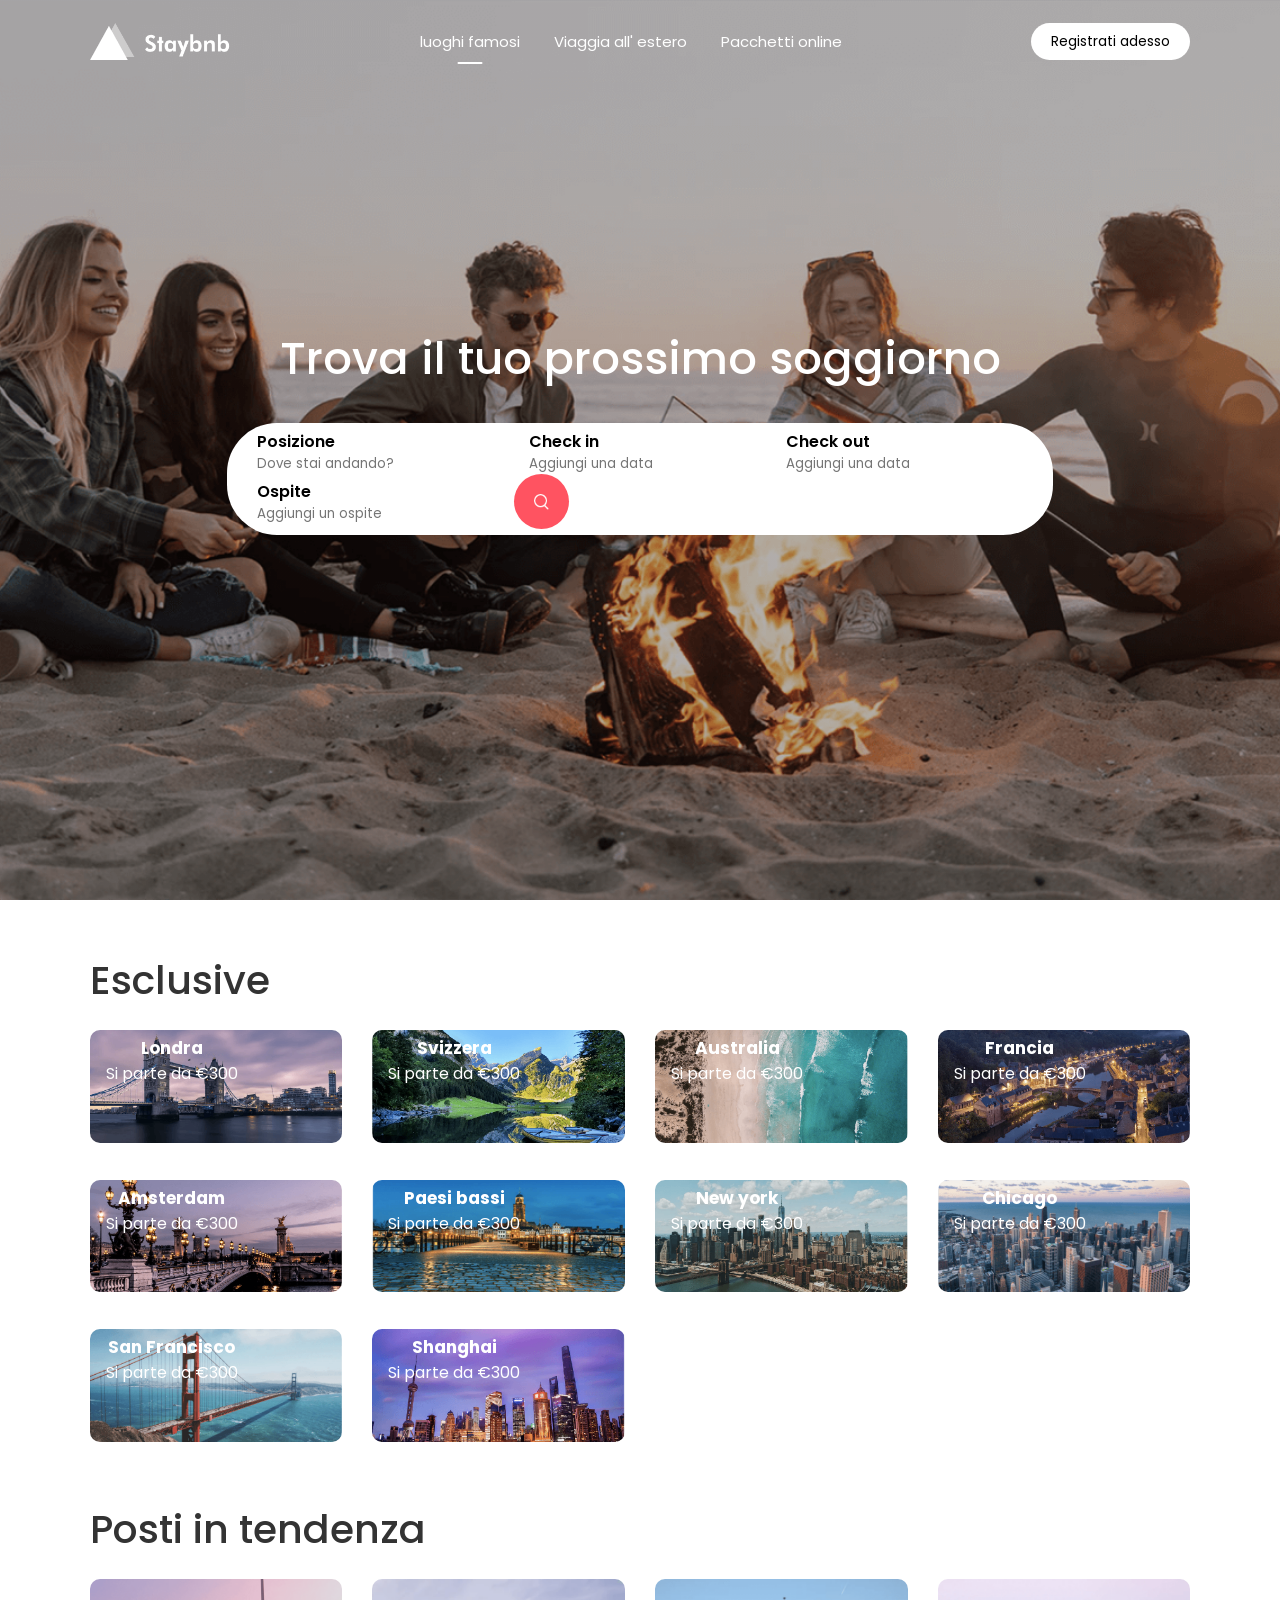
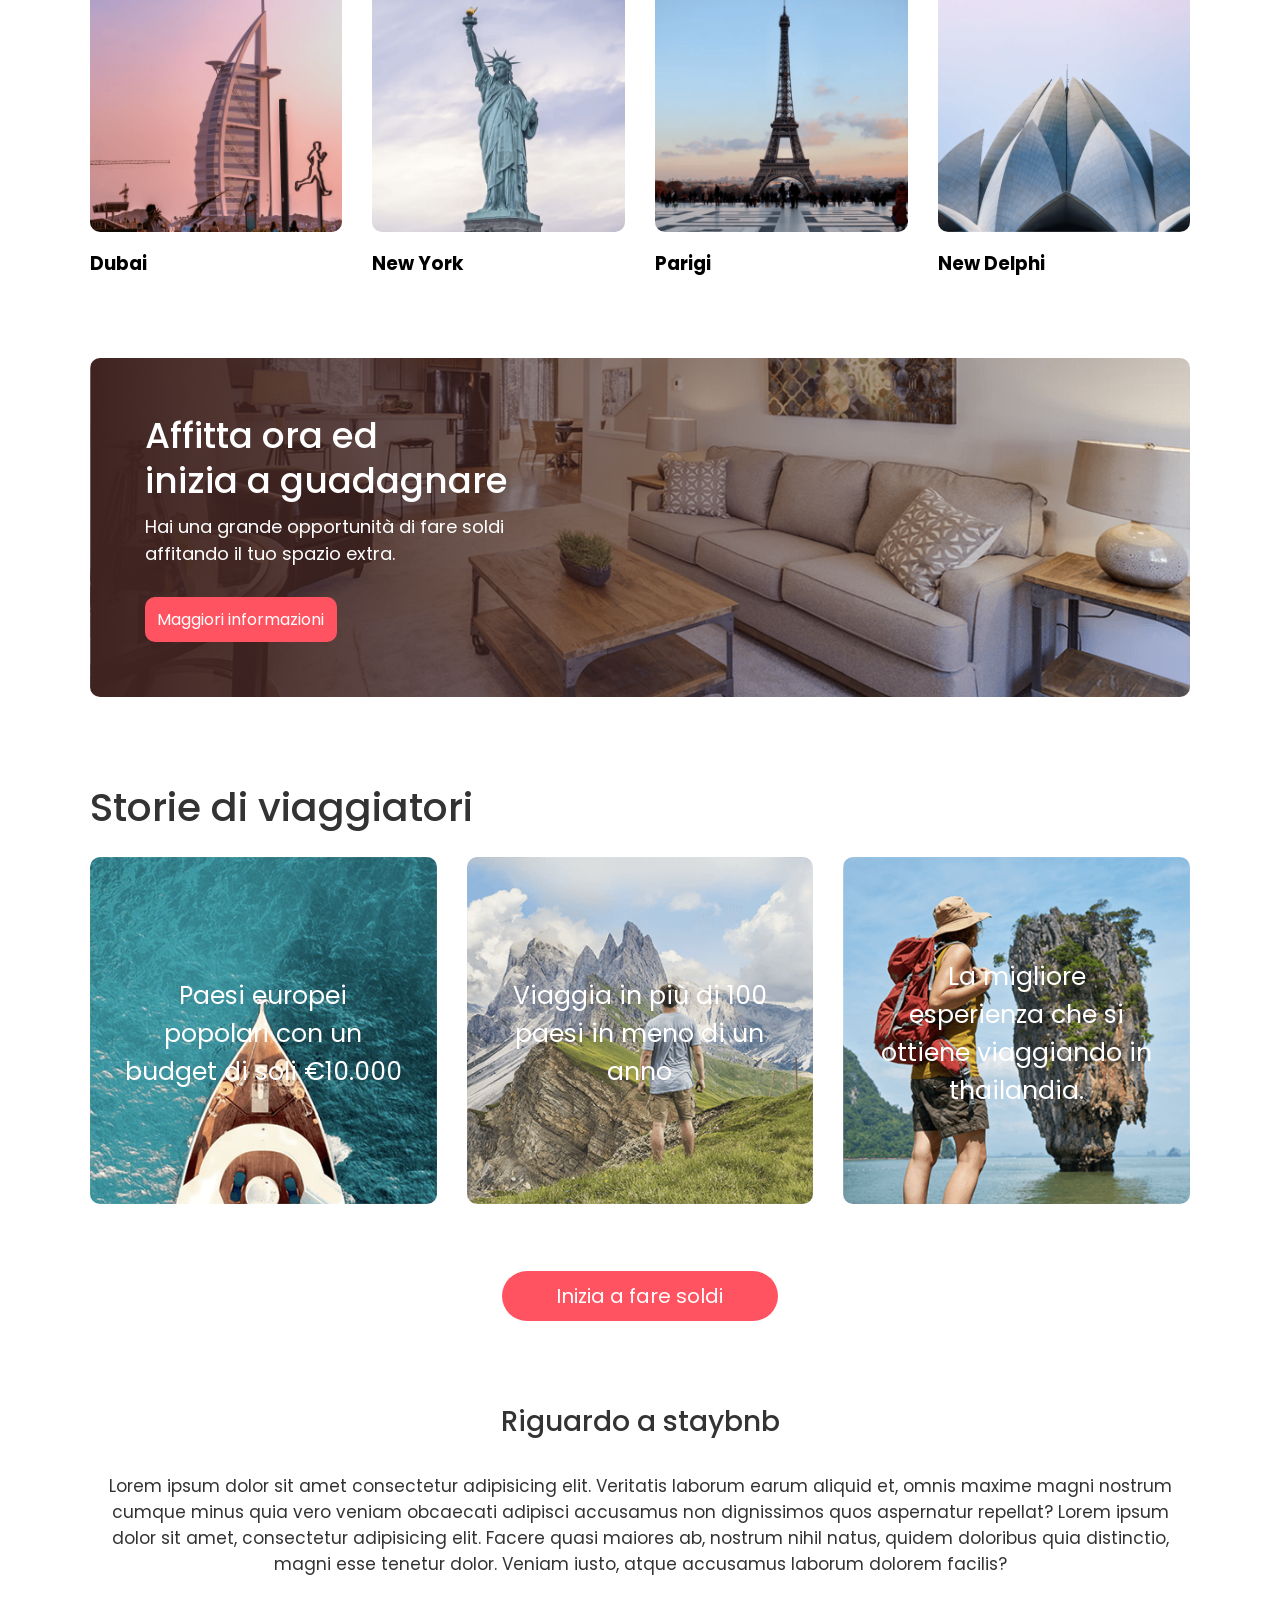
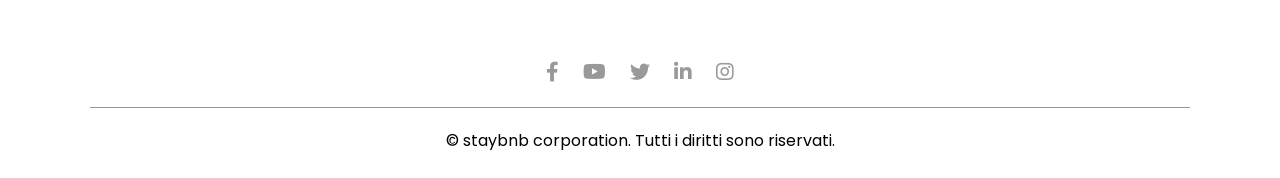
<file: index.html>
<!DOCTYPE html>
<html lang="it">
<head>
    <meta charset="UTF-8">
    <meta http-equiv="X-UA-Compatible" content="IE=edge">
    <meta name="viewport" content="width=device-width, initial-scale=1.0">
    <title>Home</title>
    <link href="https://fonts.googleapis.com/css2?family=Poppins:wght@400;500;600;700&display=swap" rel="stylesheet">
    <link rel="stylesheet" href="https://pro.fontawesome.com/releases/v5.10.0/css/all.css">
    <link rel="stylesheet" href="SCSS/style.css">
</head>
<body>
    <header class="header">
        <nav id="navbar">
          <img src="images/logo.png" class="logo" alt="c' è un problema nella visualizzazione dell' immagine">

            <ul class="nav-links">
                <li><a href="#" class="active">luoghi famosi</a></li>
                <li><a href="#">Viaggia all' estero</a></li>
                <li><a href="listing.html">Pacchetti online</a></li>
             </ul>
         

          <a href="#" class="register-btn">Registrati adesso</a>
          <i class="fas fa-bars" onclick="toggleBtn()"></i>
        </nav>

        <div class="container">
            <h1>Trova il tuo prossimo soggiorno</h1>

            <div class="search-bar">
                <form>
                    <div class="location-input">
                        <label>Posizione</label>
                        <input type="text" placeholder="Dove stai andando?">
                    </div>

                    <div>
                        <label>Check in</label>
                        <input type="text" placeholder="Aggiungi una data">
                    </div>

                    <div>
                        <label>Check out</label>
                        <input type="text" placeholder="Aggiungi una data">
                    </div>

                    <div>
                        <label>Ospite</label>
                        <input type="text" placeholder="Aggiungi un ospite">
                    </div>

                    <button type="submit">
                        <img src="images/search.png" alt="c' è un problema nella visualizzazione dell' immagine">
                    </button>

                </form>
            </div><!-- fine div search-bar -->
         </div><!--fine div container-->
    </header>

    <div class="container">
        <h2 class="sub-title">Esclusive</h2>

        <div class="exclusives">
            <div>
                <img src="images/image-1.png" alt="c' è un problema nella visualizzazione dell' immagine">

                <span>
                    <h3>Londra</h3>
                    <p>Si parte da €300</p>
                </span>
            </div>

            <div>
                <img src="images/image-2.png" alt="c' è un problema nella visualizzazione dell' immagine">

                <span>
                    <h3>Svizzera</h3>
                    <p>Si parte da €300</p>
                </span>
            </div>

            <div>
                <img src="images/image-3.png" alt="c' è un problema nella visualizzazione dell' immagine">

                <span>
                    <h3>Australia</h3>
                    <p>Si parte da €300</p>
                </span>
            </div>

            <div>
                <img src="images/image-4.png" alt="c' è un problema nella visualizzazione dell' immagine">

                <span>
                    <h3>Francia</h3>
                    <p>Si parte da €300</p>
                </span>
            </div>

            <div>
                <img src="images/image-5.png" alt="c' è un problema nella visualizzazione dell' immagine">

                <span>
                    <h3>Amsterdam</h3>
                    <p>Si parte da €300</p>
                </span>
            </div>

            <div>
                <img src="images/image-6.png" alt="c' è un problema nella visualizzazione dell' immagine">

                <span>
                    <h3>Paesi bassi</h3>
                    <p>Si parte da €300</p>
                </span>
            </div>

            <div>
                <img src="images/image-7.png" alt="c' è un problema nella visualizzazione dell' immagine">

                <span>
                    <h3>New york</h3>
                    <p>Si parte da €300</p>
                </span>
            </div>

            <div>
                <img src="images/image-8.png" alt="c' è un problema nella visualizzazione dell' immagine">

                <span>
                    <h3>Chicago</h3>
                    <p>Si parte da €300</p>
                </span>
            </div>

            <div>
                <img src="images/image-9.png" alt="c' è un problema nella visualizzazione dell' immagine">
               
                <span>
                    <h3>San Francisco</h3>
                    <p>Si parte da €300</p>
                </span>
            </div>

            <div>
                <img src="images/image-10.png" alt="c' è un problema nella visualizzazione dell' immagine">

                <span>
                    <h3>Shanghai</h3>
                    <p>Si parte da €300</p>
                </span>
            </div>

        </div><!--fine div exclusives-->


        <h2 class="sub-title">Posti in tendenza</h2>
        <div class="trending">

            <div>
                <img src="images/dubai.png" alt="c' è un problema nella visualizzazione dell' immagine">
                <h3>Dubai</h3>
            </div>

            <div>
                <img src="images/new-york.png" alt="c' è un problema nella visualizzazione dell' immagine">
                <h3>New York</h3>
            </div>

            <div>
                <img src="images/paris.png" alt="c' è un problema nella visualizzazione dell' immagine">
                <h3>Parigi</h3>
            </div>

            <div>
                <img src="images/new-delhi.png" alt="c' è un problema nella visualizzazione dell' immagine">
                <h3>New Delphi</h3>
            </div>
        </div><!--fine div trending-->

        <div class="cta">
           <h3>Affitta ora ed <br> inizia a guadagnare</h3>
           <p>
               Hai una grande opportunità di fare soldi <br> affitando il tuo spazio extra.
           </p>
           <a href="#" class="cta-btn">Maggiori informazioni</a>
        </div><!--fine div cta-->


        <h2 class="sub-title">Storie di viaggiatori</h2>
        <div class="stories">
            <div>
                <img src="images/story-1.png" alt="c' è un problema nella visualizzazione dell' immagine">
                <p>
                    Paesi europei popolari con un budget di soli €10.000 
                </p>
            </div>

            <div>
                <img src="images/story-2.png" alt="c' è un problema nella visualizzazione dell' immagine">
                <p>
                    Viaggia in più di 100 paesi in meno di un anno
                </p>
            </div>

            <div>
                <img src="images/story-3.png" alt="c' è un problema nella visualizzazione dell' immagine">
                <p>
                    La migliore esperienza che si ottiene viaggiando in thailandia. 
                </p>
            </div>
        </div><!--fine div stories-->

        <a href="#" class="start-btn">Inizia a fare soldi</a>


        <div class="about-msg">
           <h2>Riguardo a staybnb</h2>
           <p>
               Lorem ipsum dolor sit amet consectetur adipisicing elit. 
               Veritatis laborum earum aliquid et, omnis maxime magni nostrum cumque 
               minus quia vero veniam obcaecati adipisci accusamus non dignissimos quos aspernatur repellat?
               Lorem ipsum dolor sit amet, consectetur adipisicing elit. 
               Facere quasi maiores ab, nostrum nihil natus, quidem doloribus quia distinctio, magni esse tenetur dolor. 
               Veniam iusto, atque accusamus laborum dolorem facilis?
           </p>
        </div><!-- fine div about-msg -->

        
        <footer class="footer">
           <a href="http://www.facebook.com"><i class="fab fa-facebook-f"></i></a>
           <a href="http://www.youtube.com"><i class="fab fa-youtube"></i></a>
           <a href="http://www.twitter.com"><i class="fab fa-twitter"></i></a>
           <a href="http://www.linkedin.com"><i class="fab fa-linkedin-in"></i></a>
           <a href="http://www.instagram.com"><i class="fab fa-instagram"></i></a>
           <hr>
           <p> &copy; staybnb corporation. Tutti i diritti sono riservati.</p>
        </footer>

    </div><!--fine div container-->

    <script>
        var navbar = document.getElementById("navbar");

        function toggleBtn()
        {
            navbar.classList.toggle("hidemenu");
        }
    </script>
  
</body>
</html>
</file>
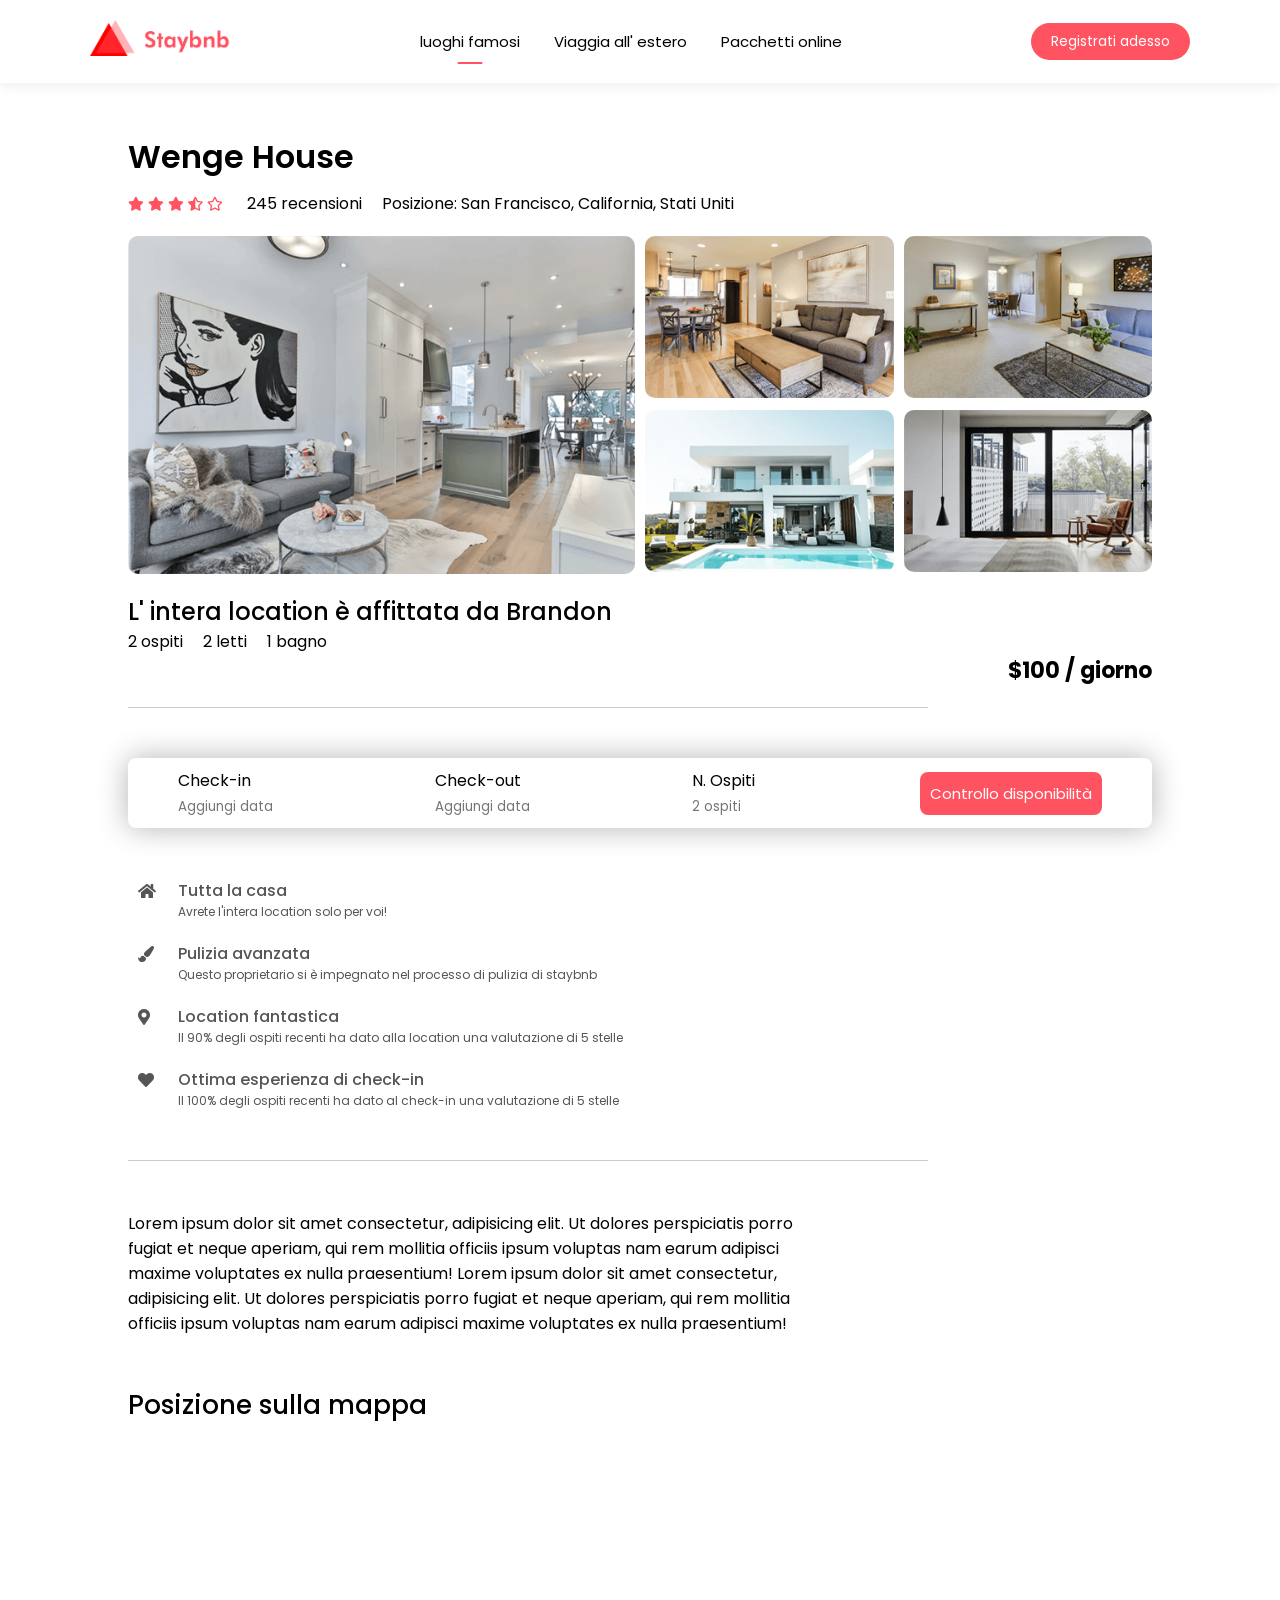
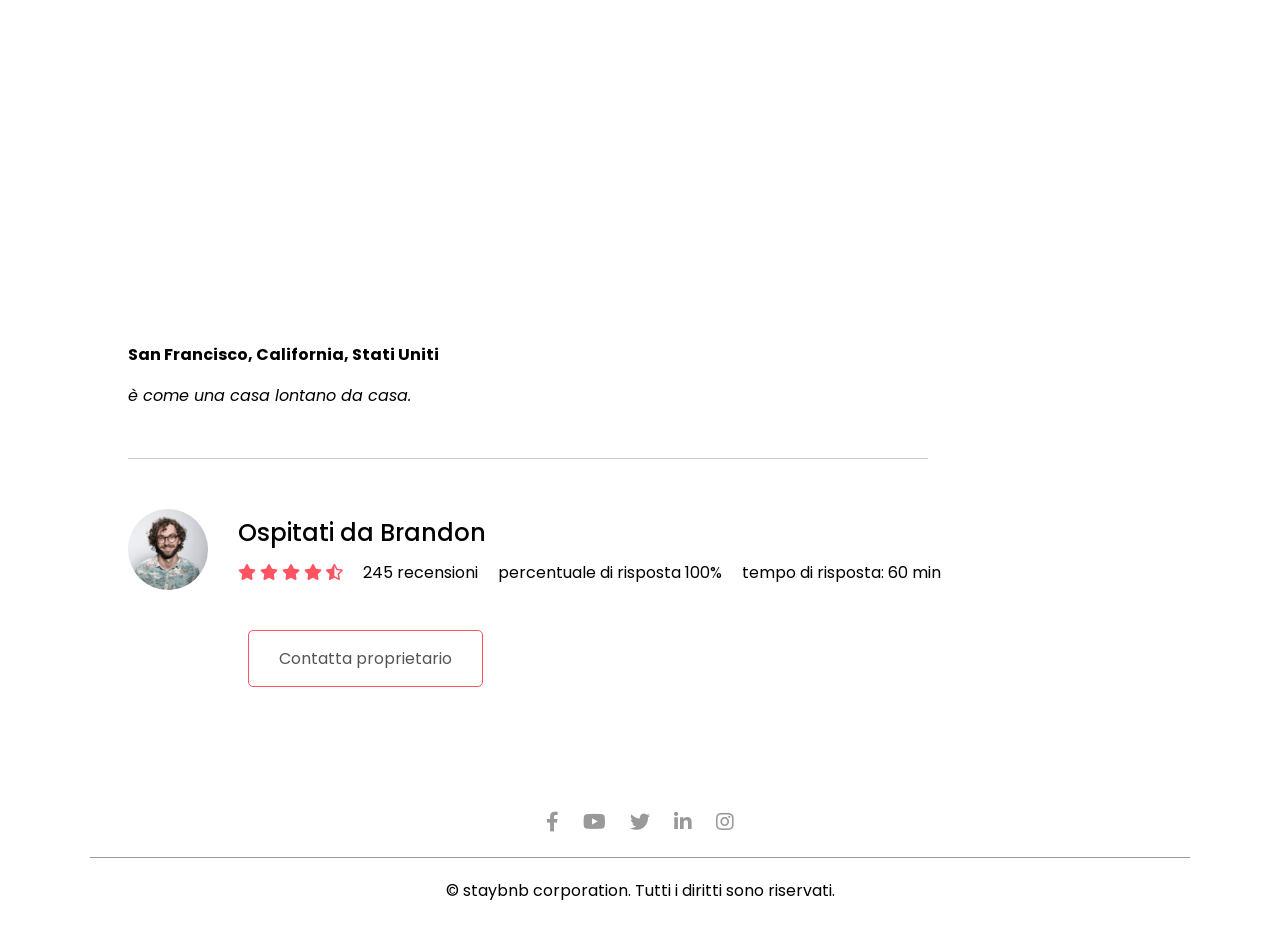
<file: house.html>
<!DOCTYPE html>
<html lang="it">
<head>
    <meta charset="UTF-8">
    <meta http-equiv="X-UA-Compatible" content="IE=edge">
    <meta name="viewport" content="width=device-width, initial-scale=1.0">
    <title>Dettagli casa</title>
    <link href="https://fonts.googleapis.com/css2?family=Poppins:wght@400;500;600;700&display=swap" rel="stylesheet">
    <link rel="stylesheet" href="https://pro.fontawesome.com/releases/v5.10.0/css/all.css">
    <link rel="stylesheet" href="SCSS/style.css">
</head>
<body>
    <nav id="navbar" class="navbar-white">
        <a href="index.html">
            <img src="images/logo-red.png" class="logo" alt="c' è un problema nella visualizzazione dell' immagine">
        </a>
       
          <ul class="nav-links">
              <li><a href="#" class="active">luoghi famosi</a></li>
              <li><a href="#">Viaggia all' estero</a></li>
              <li><a href="listing.html">Pacchetti online</a></li>
           </ul>
       
        <a href="#" class="register-btn">Registrati adesso</a>
        <i class="fas fa-bars" onclick="toggleBtn()"></i>
    </nav>

    <div class="house-details">
       <div class="house-title">
          <h1>Wenge House</h1>

          <div class="row">
              <div>
                <i class="fas fa-star"></i>
                <i class="fas fa-star"></i>
                <i class="fas fa-star"></i>
                <i class="fas fa-star-half-alt"></i>
                <i class="far fa-star"></i>
                <span>245 recensioni</span>
              </div>

              <div>
                  <p>Posizione: San Francisco, California, Stati Uniti</p>
              </div>
          </div>
       </div>

       <div class="gallery">
           <div class="gallery-img-1"><img src="images/house-1.png" alt="c' è un problema nella visualizzazione dell' immagine"></div>
           <div><img src="images/house-2.png" alt="c' è un problema nella visualizzazione dell' immagine"></div>
           <div><img src="images/house-3.png" alt="c' è un problema nella visualizzazione dell' immagine"></div>
           <div><img src="images/house-4.png" alt="c' è un problema nella visualizzazione dell' immagine"></div>
           <div><img src="images/house-5.png" alt="c' è un problema nella visualizzazione dell' immagine"></div>
       </div>

       <div class="small-details">
          <h2>L' intera location è affittata da Brandon</h2>
          <p>2 ospiti &nbsp; &nbsp; 2 letti &nbsp; &nbsp; 1 bagno &nbsp;</p>
          <h4>$100 / giorno</h4>
       </div>

       <hr class="line">

       <form class="check-form">
           <div>
               <label>Check-in</label>
               <input type="text" placeholder="Aggiungi data">
           </div>

           <div>
                <label>Check-out</label>
                <input type="text" placeholder="Aggiungi data">
           </div>

           <div class="guest-field">
                <label>N. Ospiti</label>
                <input type="text" placeholder="2 ospiti">
           </div>

           <button type="submit">Controllo disponibilità</button>
       </form> 

       <ul class="details-list">
          <li><i class="fas fa-home"></i> Tutta la casa
            <span>Avrete l'intera location solo per voi!</span>
          </li>
          
          <li><i class="fas fa-paint-brush"></i> Pulizia avanzata
              <span>Questo proprietario si è impegnato nel processo di pulizia di staybnb</span>
          </li>

          <li><i class="fas fa-map-marker-alt"></i> Location fantastica
              <span>Il 90% degli ospiti recenti ha dato alla location una valutazione di 5 stelle</span>
          </li>

          <li><i class="fas fa-heart"></i> Ottima esperienza di check-in
              <span>Il 100% degli ospiti recenti ha dato al check-in una valutazione di 5 stelle</span>
          </li>
       </ul>

       <hr class="line">

       <p class="home-description">
           Lorem ipsum dolor sit amet consectetur, adipisicing elit. 
           Ut dolores perspiciatis porro fugiat et neque aperiam, 
           qui rem mollitia officiis ipsum voluptas nam earum adipisci maxime voluptates ex nulla praesentium!
           Lorem ipsum dolor sit amet consectetur, adipisicing elit. 
           Ut dolores perspiciatis porro fugiat et neque aperiam, 
           qui rem mollitia officiis ipsum voluptas nam earum adipisci maxime voluptates ex nulla praesentium!
       </p>

       <div class="map">
           <h3>Posizione sulla mappa</h3>

            <iframe 
            src="https://www.google.com/maps/embed?pb=!1m18!1m12!1m3!1d50492.95166804189!2d-122.45820206364478!3d37.72414964295907!2m3!1f0!2f0!3f0!3m2!1i1024!2i768!4f13.1!3m3!1m2!1s0x80859a6d00690021%3A0x4a501367f076adff!2sSan%20Francisco%2C%20California%2C%20Stati%20Uniti!5e0!3m2!1sit!2sit!4v1651006861932!5m2!1sit!2sit" 
            width="600" 
            height="450" 
            style="border:0;" 
            allowfullscreen="" 
            loading="lazy" 
            referrerpolicy="no-referrer-when-downgrade">
            </iframe>

            <b>San Francisco, California, Stati Uniti</b>
            <p>è come una casa lontano da casa.</p>
       </div>

       <hr class="line">

       <div class="host">
           <img src="images/host.png" alt="c' è un problema nella visualizzazione dell' immagine">

           <div>
              <h2>Ospitati da Brandon</h2>
              <p>
                <span>
                    <i class="fas fa-star"></i>
                    <i class="fas fa-star"></i>
                    <i class="fas fa-star"></i>
                    <i class="fas fa-star"></i>
                    <i class="fas fa-star-half-alt"></i>
                </span>
                &nbsp; &nbsp; 245 recensioni &nbsp; &nbsp; percentuale di risposta 100% 
                &nbsp; &nbsp; tempo di risposta: 60 min
              </p>
           </div>
       </div>

       <a href="#" class="contact-host">Contatta proprietario</a>
    </div>


    <div class="container">
        <footer class="footer">
            <a href="http://www.facebook.com"><i class="fab fa-facebook-f"></i></a>
            <a href="http://www.youtube.com"><i class="fab fa-youtube"></i></a>
            <a href="http://www.twitter.com"><i class="fab fa-twitter"></i></a>
            <a href="http://www.linkedin.com"><i class="fab fa-linkedin-in"></i></a>
            <a href="http://www.instagram.com"><i class="fab fa-instagram"></i></a>
            <hr>
            <p> &copy; staybnb corporation. Tutti i diritti sono riservati.</p>
        </footer>
    </div>


    <script>
        var navbar = document.getElementById("navbar");

        function toggleBtn()
        {
            navbar.classList.toggle("hidemenu");
        }
    </script>
  
</body>
</html>
</file>
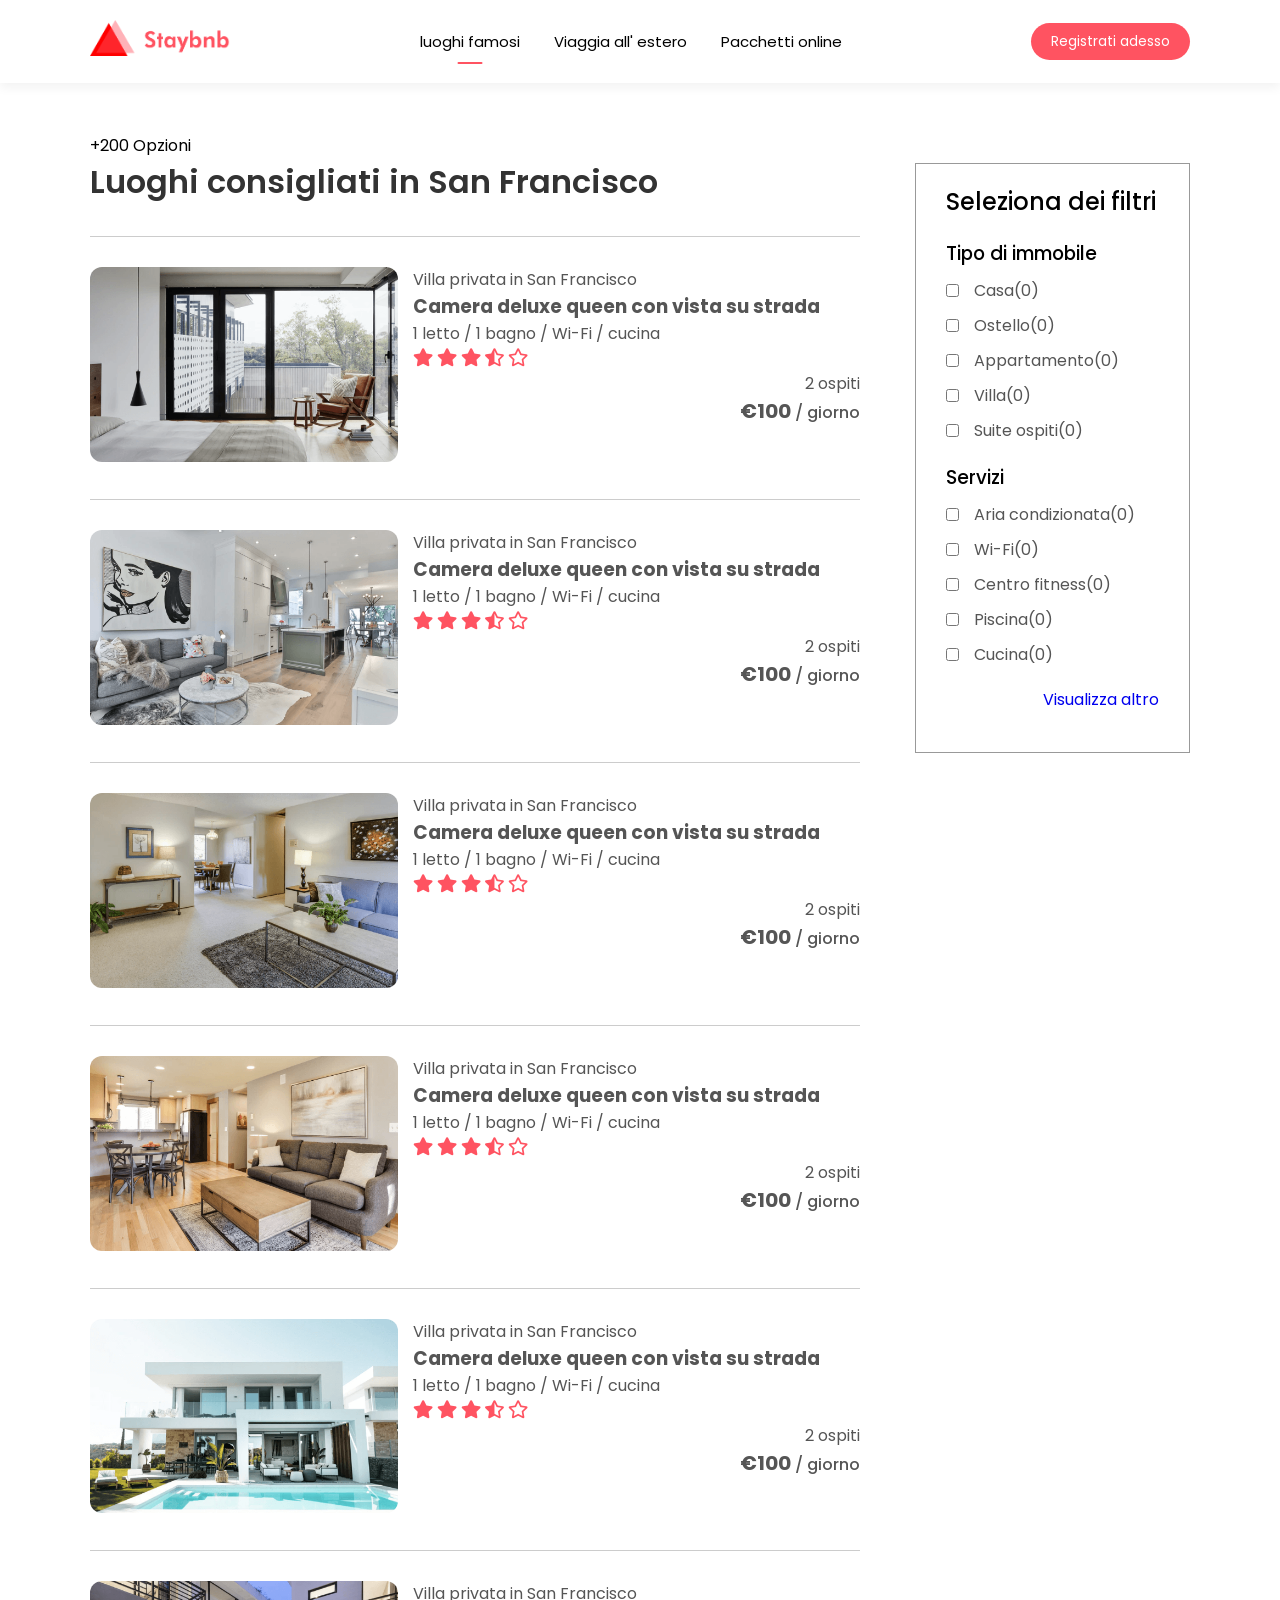
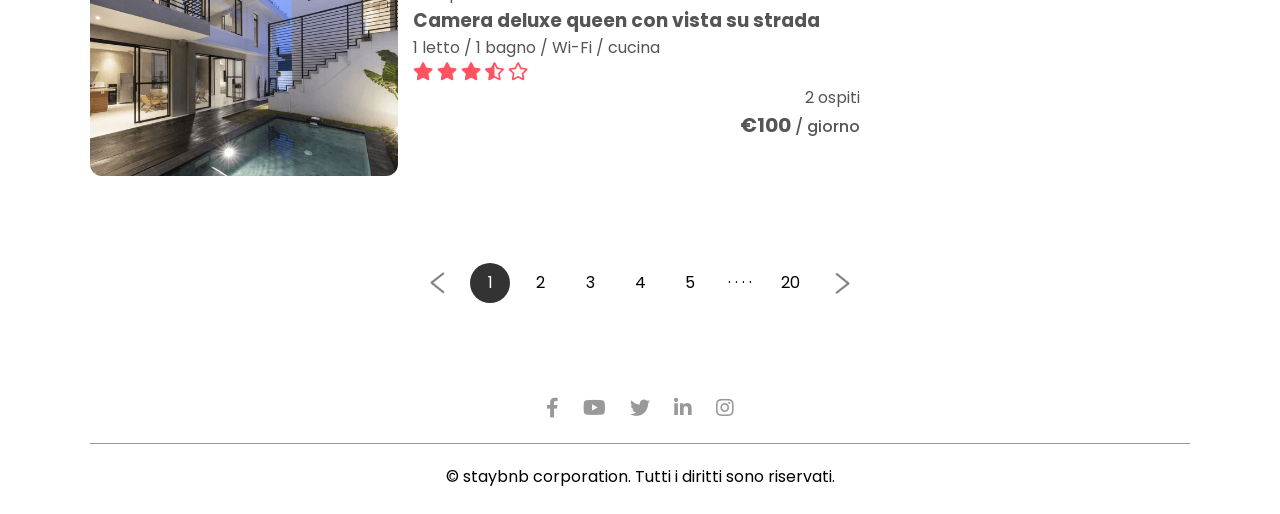
<file: listing.html>
<!DOCTYPE html>
<html lang="it">
    <head>
        <meta charset="UTF-8">
        <meta http-equiv="X-UA-Compatible" content="IE=edge">
        <meta name="viewport" content="width=device-width, initial-scale=1.0">
        <title>Elenco camere</title>
        <link href="https://fonts.googleapis.com/css2?family=Poppins:wght@400;500;600;700&display=swap" rel="stylesheet">
        <link rel="stylesheet" href="https://pro.fontawesome.com/releases/v5.10.0/css/all.css">
        <link rel="stylesheet" href="SCSS/style.css">
    </head>
    <body>
        
        <nav id="navbar" class="navbar-white">
            <a href="index.html">
               <img src="images/logo-red.png" class="logo" alt="c' è un problema nella visualizzazione dell' immagine">
            </a>
  
              <ul class="nav-links">
                  <li><a href="#" class="active">luoghi famosi</a></li>
                  <li><a href="#">Viaggia all' estero</a></li>
                  <li><a href="listing.html">Pacchetti online</a></li>
               </ul>
           
            <a href="#" class="register-btn">Registrati adesso</a>
            <i class="fas fa-bars" onclick="toggleBtn()"></i>
        </nav>

        <div class="container">
            <div class="list-container">

                <div class="left-col">
                   <p>+200 Opzioni</p>
                   <h1>Luoghi consigliati in San Francisco</h1>

                   <div class="house">
                      <div class="house-img">
                          <img src="images/image-s1.png" alt="c' è un problema nella visualizzazione dell' immagine">
                      </div><!--fine div house-img-->

                      <div class="house-info">
                         <p>Villa privata in San Francisco</p>

                         <a href="house.html">
                           <h3>Camera deluxe queen con vista su strada</h3>
                         </a>

                         <p>1 letto / 1 bagno / Wi-Fi / cucina</p>
                         <i class="fas fa-star"></i>
                         <i class="fas fa-star"></i>
                         <i class="fas fa-star"></i>
                         <i class="fas fa-star-half-alt"></i>
                         <i class="far fa-star"></i>

                         <div class="house-price">
                             <p>2 ospiti</p>
                             <h4>€100 <span>/ giorno</span></h4>
                         </div><!--fine div house-price-->
                      </div><!--fine div house-info-->
                   </div><!--fine div house-->


                   <div class="house">
                        <div class="house-img">
                            <img src="images/image-s2.png" alt="c' è un problema nella visualizzazione dell' immagine">
                        </div><!--fine div house-img-->

                        <div class="house-info">
                            <p>Villa privata in San Francisco</p>

                            <a href="house.html">
                              <h3>Camera deluxe queen con vista su strada</h3>
                            </a>

                            <p>1 letto / 1 bagno / Wi-Fi / cucina</p>
                            <i class="fas fa-star"></i>
                            <i class="fas fa-star"></i>
                            <i class="fas fa-star"></i>
                            <i class="fas fa-star-half-alt"></i>
                            <i class="far fa-star"></i>

                            <div class="house-price">
                                <p>2 ospiti</p>
                                <h4>€100 <span>/ giorno</span></h4>
                            </div><!--fine div house-price-->
                        </div><!--fine div house-info-->
                  </div><!--fine div house-->


                 <div class="house">
                    <div class="house-img">
                        <img src="images/image-s3.png" alt="c' è un problema nella visualizzazione dell' immagine">
                    </div><!--fine div house-img-->

                    <div class="house-info">
                       <p>Villa privata in San Francisco</p>

                       <a href="house.html">
                         <h3>Camera deluxe queen con vista su strada</h3>
                       </a>

                       <p>1 letto / 1 bagno / Wi-Fi / cucina</p>
                       <i class="fas fa-star"></i>
                       <i class="fas fa-star"></i>
                       <i class="fas fa-star"></i>
                       <i class="fas fa-star-half-alt"></i>
                       <i class="far fa-star"></i>

                       <div class="house-price">
                           <p>2 ospiti</p>
                           <h4>€100 <span>/ giorno</span></h4>
                       </div><!--fine div house-price-->
                    </div><!--fine div house-info-->
                 </div><!--fine div house-->


                 <div class="house">
                    <div class="house-img">
                        <img src="images/image-s4.png" alt="c' è un problema nella visualizzazione dell' immagine">
                    </div><!--fine div house-img-->

                    <div class="house-info">
                       <p>Villa privata in San Francisco</p>

                       <a href="house.html">
                        <h3>Camera deluxe queen con vista su strada</h3>
                       </a>

                       <p>1 letto / 1 bagno / Wi-Fi / cucina</p>
                       <i class="fas fa-star"></i>
                       <i class="fas fa-star"></i>
                       <i class="fas fa-star"></i>
                       <i class="fas fa-star-half-alt"></i>
                       <i class="far fa-star"></i>

                       <div class="house-price">
                           <p>2 ospiti</p>
                           <h4>€100 <span>/ giorno</span></h4>
                       </div><!--fine div house-price-->
                    </div><!--fine div house-info-->
                 </div><!--fine div house-->


                 <div class="house">
                    <div class="house-img">
                        <img src="images/image-s5.png" alt="c' è un problema nella visualizzazione dell' immagine">
                    </div><!--fine div house-img-->

                    <div class="house-info">
                       <p>Villa privata in San Francisco</p>

                       <a href="house.html">
                        <h3>Camera deluxe queen con vista su strada</h3>
                       </a>

                       <p>1 letto / 1 bagno / Wi-Fi / cucina</p>
                       <i class="fas fa-star"></i>
                       <i class="fas fa-star"></i>
                       <i class="fas fa-star"></i>
                       <i class="fas fa-star-half-alt"></i>
                       <i class="far fa-star"></i>

                       <div class="house-price">
                           <p>2 ospiti</p>
                           <h4>€100 <span>/ giorno</span></h4>
                       </div><!--fine div house-price-->
                    </div><!--fine div house-info-->
                 </div><!--fine div house-->


                 <div class="house">
                    <div class="house-img">
                        <img src="images/image-s6.png" alt="c' è un problema nella visualizzazione dell' immagine">
                    </div><!--fine div house-img-->

                    <div class="house-info">
                       <p>Villa privata in San Francisco</p>

                       <a href="house.html">
                        <h3>Camera deluxe queen con vista su strada</h3>
                       </a>
                       
                       <p>1 letto / 1 bagno / Wi-Fi / cucina</p>
                       <i class="fas fa-star"></i>
                       <i class="fas fa-star"></i>
                       <i class="fas fa-star"></i>
                       <i class="fas fa-star-half-alt"></i>
                       <i class="far fa-star"></i>

                       <div class="house-price">
                           <p>2 ospiti</p>
                           <h4>€100 <span>/ giorno</span></h4>
                       </div><!--fine div house-price-->
                    </div><!--fine div house-info-->
                 </div><!--fine div house-->

                </div><!--fine div left-col-->


                <div class="right-col">

                  <div class="sidebar">
                     <h2>Seleziona dei filtri</h2>
                     <h3>Tipo di immobile</h3>

                     <div class="filter">
                        <input type="checkbox"><label>Casa</label> <span>(0)</span>
                     </div><!--fine div filters-->

                     <div class="filter">
                        <input type="checkbox"><label>Ostello</label> <span>(0)</span>
                     </div><!--fine div filters-->

                     <div class="filter">
                        <input type="checkbox"><label>Appartamento</label> <span>(0)</span>
                     </div><!--fine div filters-->

                     <div class="filter">
                        <input type="checkbox"><label>Villa</label> <span>(0)</span>
                     </div><!--fine div filters-->

                     <div class="filter">
                        <input type="checkbox"><label>Suite ospiti</label> <span>(0)</span>
                     </div><!--fine div filters-->

                     <h3>Servizi</h3>

                     <div class="filter">
                        <input type="checkbox"><label>Aria condizionata</label> <span>(0)</span>
                     </div><!--fine div filters-->

                     <div class="filter">
                        <input type="checkbox"><label>Wi-Fi</label> <span>(0)</span>
                     </div><!--fine div filters-->

                     <div class="filter">
                        <input type="checkbox"><label>Centro fitness</label> <span>(0)</span>
                     </div><!--fine div filters-->

                     <div class="filter">
                        <input type="checkbox"><label>Piscina</label> <span>(0)</span>
                     </div><!--fine div filters-->

                     <div class="filter">
                        <input type="checkbox"><label>Cucina</label> <span>(0)</span>
                     </div><!--fine div filters-->


                     <div class="sidebar-link">
                        <a href="#">Visualizza altro</a>
                     </div>

                  </div><!--fine div sidebar-->
                </div><!--fine div right col-->

            </div><!--fine div list container-->

            <div class="pagination">
               <img src="images/arrow.png" alt="c' è un problema nella visualizzazione dell' immagine">
                <span class="current">1</span>
                <span>2</span>
                <span>3</span>
                <span>4</span>
                <span>5</span>
                <span>&middot; &middot; &middot; &middot;</span>
                <span>20</span>
               <img src="images/arrow.png" class="right-arrow" alt="c' è un problema nella visualizzazione dell' immagine">
            </div><!--fine div pagination-->

            <footer class="footer">
                <a href="http://www.facebook.com"><i class="fab fa-facebook-f"></i></a>
                <a href="http://www.youtube.com"><i class="fab fa-youtube"></i></a>
                <a href="http://www.twitter.com"><i class="fab fa-twitter"></i></a>
                <a href="http://www.linkedin.com"><i class="fab fa-linkedin-in"></i></a>
                <a href="http://www.instagram.com"><i class="fab fa-instagram"></i></a>
                <hr>
                <p> &copy; staybnb corporation. Tutti i diritti sono riservati.</p>
             </footer>
        </div><!--fine div container-->

         <script>
            var navbar = document.getElementById("navbar");
    
            function toggleBtn()
            {
                navbar.classList.toggle("hidemenu");
            }
        </script>
    </body>
</html>
</file>
<file: SCSS/style.css>
@charset "UTF-8";
* {
  margin: 0;
  padding: 0;
  box-sizing: border-box;
  font-family: "poppins", sans-serif;
}

/*index*/
.header {
  min-height: 100vh;
  width: 100%;
  background-image: linear-gradient(rgba(0, 0, 0, 0.3), rgba(0, 0, 0, 0.3)), url(../images/banner.png);
  background-size: cover;
  background-position: center;
}
.header h1 {
  font-size: 5vh;
  font-weight: 500;
  color: #fff;
  text-align: center;
  padding-top: 22%;
}

nav {
  display: flex;
  align-items: center;
  justify-content: space-between;
  padding: 20px 7%;
}
nav .fa-bars {
  display: none;
}

.logo {
  width: 140px;
  cursor: pointer;
}

.nav-links li {
  list-style: none;
  display: inline-block;
  margin: 10px 30px;
}

.nav-links li a {
  text-decoration: none;
  color: #fff;
}

.register-btn {
  background-color: #fff;
  color: #000;
  padding: 8px 20px;
  border-radius: 20px;
  text-decoration: none;
  font-size: 14px;
}

.container {
  padding: 0% 7%;
}

.search-bar {
  background-color: #fff;
  width: 75%;
  margin: 30px auto;
  padding: 6px 10px 6px 30px;
  border-radius: 50px;
}
.search-bar form {
  display: flex;
  align-items: center;
  flex-wrap: wrap;
}
.search-bar form input {
  display: block;
  border: 0px;
  outline: none;
  background: transparent;
}
.search-bar form button {
  background-color: #ff5361;
  width: 55px;
  height: 55px;
  border-radius: 50%;
  border: 0;
  outline: none;
  cursor: pointer;
}
.search-bar form button img {
  width: 15px;
  margin-top: 7px;
}
.search-bar form label {
  font-weight: 600;
}

.location-input {
  flex: 1;
}

.active {
  position: relative;
}

.active::after {
  content: "";
  background-color: #fff;
  width: 25px;
  height: 2px;
  position: absolute;
  left: 50%;
  transform: translateX(-50%);
  bottom: -12px;
  border-radius: 2px;
}

.sub-title {
  margin: 50px 0px 20px;
  font-size: 4.4vh;
  font-weight: 500;
  color: #333;
}

.exclusives {
  display: grid;
  grid-template-columns: repeat(auto-fit, minmax(200px, 1fr));
  grid-gap: 30px;
}
.exclusives div {
  position: relative;
}
.exclusives div img {
  width: 100%;
  border-radius: 10px;
}
.exclusives div span {
  position: absolute;
  top: 25%;
  left: 32.5%;
  transform: translate(-50%, -50%);
  text-align: center;
  color: #fff;
}
.exclusives div span h3 {
  font-size: 17px;
}

.trending {
  display: grid;
  grid-template-columns: repeat(auto-fit, minmax(175px, 1fr));
  grid-gap: 30px;
  margin-bottom: 30px;
}
.trending div img {
  width: 100%;
  border-radius: 10px;
}
.trending h3 {
  font-size: 600;
  margin-top: 10px;
}

.cta {
  margin: 80px 0px;
  background-image: linear-gradient(to right, #3f2321, transparent), url(../images/banner-2.png);
  background-size: cover;
  background-position: center;
  border-radius: 10px;
  padding: 5%;
  color: #fff;
}
.cta h3 {
  font-size: 4vh;
  line-height: 5vh;
  font-weight: 500;
}
.cta p {
  font-size: 18px;
  margin: 10px 0px;
}

.cta-btn {
  background-color: #ff5361;
  color: #fff;
  text-decoration: none;
  padding: 10px 12.5px;
  border-radius: 10px;
  margin-top: 20px;
  display: inline-block;
}

.stories {
  display: grid;
  grid-template-columns: repeat(auto-fit, minmax(200px, 1fr));
  grid-gap: 30px;
  margin-bottom: 30px;
}
.stories div {
  position: relative;
  text-align: center;
}
.stories div img {
  width: 100%;
  border-radius: 10px;
}
.stories p {
  width: 80%;
  position: absolute;
  top: 50%;
  left: 50%;
  transform: translate(-50%, -50%);
  color: #fff;
  font-size: 25px;
}

.start-btn {
  text-decoration: none;
  background-color: #ff5361;
  color: #fff;
  width: 25%;
  max-width: 350px;
  display: block;
  text-align: center;
  margin: 60px auto;
  padding: 10px;
  border-radius: 30px;
  font-size: 20px;
}

.about-msg {
  text-align: center;
  margin: 80px 0px;
  color: #333;
  font-size: 17px;
}
.about-msg h2 {
  font-size: 28px;
  margin-bottom: 30px;
  font-weight: 500;
}

.footer {
  margin: 80px 0px 10px;
  text-align: center;
}
.footer a {
  text-decoration: none;
  color: #999;
  font-size: 20px;
  margin: 0px 10px;
}
.footer hr {
  background-color: #999;
  height: 1px;
  width: 100%;
  border: 0px;
  margin: 20px 0px;
}
.footer p {
  padding-bottom: 15px;
}

/*listing*/
.list-container {
  margin-top: 50px;
  display: flex;
  flex-wrap: wrap;
  justify-content: space-between;
}

.left-col {
  flex-basis: 70%;
}
.left-col h1 {
  color: #333;
  font-weight: 600;
  margin-bottom: 30px;
}

.right-col {
  flex-basis: 25%;
}

.house {
  display: flex;
  justify-content: space-between;
  flex-wrap: wrap;
  padding: 30px 0px;
  border-top: 1px solid #ccc;
}

.house-img {
  flex-basis: 40%;
}
.house-img img {
  width: 100%;
  border-radius: 12px;
}
.house-img h3 {
  font-weight: 600;
  color: #333;
  font-size: 22px;
  margin: 4px 0px;
}

.house-info {
  flex-basis: 58%;
  color: #555;
}
.house-info i {
  color: #ff5361;
  font-size: 18px;
  margin-top: 10px 1px;
}
.house-info a {
  text-decoration: none;
  color: #555;
}

.house-price {
  text-align: right;
}
.house-price h4 {
  font-size: 20px;
}
.house-price h4 span {
  font-size: 16px;
  font-weight: 500;
}

.sidebar {
  border: 1px solid #999;
  padding: 20px 30px;
  margin-top: 30px;
}
.sidebar h2 {
  font-weight: 500;
}
.sidebar h3 {
  font-weight: 500;
  margin: 20px 0px 10px;
}

.filter {
  display: flex;
  align-items: center;
  color: #555;
  margin-bottom: 10px;
}
.filter p {
  flex: 1;
}
.filter input {
  margin-right: 15px;
  cursor: pointer;
}

.sidebar-link {
  text-align: right;
  margin: 20px 0px;
}
.sidebar-link a {
  text-decoration: none;
}

.navbar-white {
  background-color: #fff;
  box-shadow: 0px 5px 10px rgba(0, 0, 0, 0.05);
}
.navbar-white .nav-links li a {
  color: #000;
}
.navbar-white .register-btn {
  background-color: #ff5361;
  color: #fff;
}

nav.navbar-white .fa-bars {
  color: #000;
}

.navbar-white .active::after {
  background-color: #ff5361;
}

.pagination {
  display: flex;
  align-items: center;
  justify-content: center;
  margin: 40px 0px;
}
.pagination img {
  width: 15px;
  margin: 10px 20px;
}
.pagination span {
  margin: 10px 5px;
  width: 40px;
  height: 40px;
  line-height: 40px;
  text-align: center;
  border-radius: 50%;
  cursor: pointer;
}
.pagination .current {
  background-color: #333;
  color: #fff;
}

.right-arrow {
  transform: rotate(180deg);
}

/*house*/
.house-details {
  padding: 0 10%;
}

.house-title {
  margin-top: 50px;
}
.house-title h1 {
  font-weight: 600;
}
.house-title .row {
  display: flex;
  flex-wrap: wrap;
  align-items: center;
  margin: 10px 0;
}
.house-title span {
  margin: 0 20px;
}
.house-title i {
  color: #ff5361;
  font-size: 14px;
}

.gallery {
  display: grid;
  grid-gap: 10px;
  /*

  (da inserire a livello di contenitore) 
  La proprietà grid-template-areas ci permette di definire un valore tra singoli apici che corrisponde al valore
  della proprietà grid-area dell' elemento del contenitore.

  Il singolo apici rappresenta una riga, il valore rappresenta la posizione della colonna occupata i . rappresentano
  le posizioni degli altri elementi del contenitore.

  es: 
  il contenitore ha 5 elementi come valore della proprietà grid-template-areas: abbiamo: 'first first . .'
  che significa che l' elemento che possiede first come valore della proprietà grid-area occuperà la prima e la seconda
  colonna della riga mentre le altre due colonne sulla stessa riga verranno occupate dagli altri elementi del contenitore

  Possiamo specificare più righe inserendo altri singoli apici separati da uno spazio dai precedenti.

  */
  grid-template-areas: "first first . ." "first first . .";
  margin: 20px 0;
}

.gallery div img {
  width: 100%;
  display: block;
  border-radius: 10px;
}

.gallery-img-1 {
  grid-area: first;
}

.small-details h2 {
  font-weight: 500;
}

.small-details h4 {
  text-align: right;
  font-size: 22px;
}

.line {
  border: 0;
  height: 1px;
  background-color: #ccc;
  width: 100%;
  max-width: 800px;
  margin: 20px 0 50px;
}

.check-form {
  margin: 30px 0;
  background-color: #fff;
  box-shadow: 0 0 30px rgba(0, 0, 0, 0.3);
  border-radius: 8px;
  display: flex;
  flex-wrap: wrap;
  align-items: center;
  padding: 10px 50px;
}
.check-form label {
  display: block;
}
.check-form div {
  padding: 0px;
}
.check-form input {
  background-color: transparent;
  border: 0;
  outline: none;
  width: 50%;
}
.check-form button {
  background-color: #ff5361;
  border: 0;
  outline: none;
  color: #fff;
  padding: 10px;
  width: 300;
  border-radius: 8px;
  font-size: 15px;
}

.guest-field {
  flex: 1;
}

.details-list {
  list-style-type: none;
  margin: 50px 0;
}
.details-list li {
  margin-left: 50px;
  font-size: 16px;
  font-weight: 500;
  margin-bottom: 20px;
  color: #555;
  position: relative;
}
.details-list li span {
  display: block;
  font-weight: 400;
  font-size: 12px;
}
.details-list li i {
  position: absolute;
  top: 5px;
  left: -40px;
}

.home-description {
  max-width: 700px;
  margin-bottom: 50px;
}

.map {
  margin: 50px 0;
}
.map iframe {
  width: 100%;
  margin-bottom: 30px;
}
.map h3 {
  font-size: 26px;
  font-weight: 500;
  margin-bottom: 30px;
}
.map b {
  display: block;
  margin-bottom: 16px;
}
.map p {
  font-style: italic;
}

.host {
  display: flex;
  align-items: center;
}
.host img {
  width: 80px;
  border-radius: 50%;
  margin-right: 30px;
}
.host h2 {
  margin-bottom: 10px;
  font-weight: 500;
}
.host i {
  color: #ff5361;
}

.contact-host {
  display: inline-block;
  margin: 40px 0 40px 120px;
  text-decoration: none;
  color: #555;
  padding: 15px 30px;
  border: 1px solid #ff5361;
  border-radius: 5px;
}

@media only screen and (max-width: 767px) {
  .logo {
    position: fixed;
    top: 4%;
    left: 7%;
  }

  nav {
    position: fixed;
    top: 0;
    z-index: 1000;
    display: inline-block;
    width: 100%;
    padding: 100px 7% 0;
    background-color: #000;
    text-align: right;
    max-height: 100px;
    overflow: hidden;
    transition: max-height 0.5s;
  }
  nav .fa-bars {
    display: block;
    position: fixed;
    top: 4%;
    right: 7%;
    color: #fff;
    font-size: 28px;
  }

  nav .nav-links {
    margin: 10px 0;
    display: block;
  }

  .register-btn {
    margin: 15px 0px 30px;
    display: inline-block;
  }

  .active::after {
    left: -40px;
    transform: translate(0, 50%);
    bottom: 50%;
  }

  .hidemenu {
    max-height: 325px;
  }

  .header h1 {
    padding-top: 132.5px;
    font-size: 3vh;
  }

  .search-bar {
    width: 90%;
    margin: 30px auto;
    padding: 20px 10px 30px;
    border-radius: 5px;
    position: relative;
  }
  .search-bar form {
    display: block;
  }
  .search-bar form input {
    border-bottom: 1px solid #ddd;
    width: 100%;
    margin-bottom: 20px;
    margin-top: 10px;
    padding: 10px;
  }
  .search-bar form button {
    position: absolute;
    bottom: 0;
    left: 50%;
    transform: translate(-50%, 50%);
  }

  .sub-title {
    font-size: 4vh;
  }

  .cta {
    padding: 15% 5%;
  }
  .cta h3 {
    font-size: 3.5vh;
    line-height: 5vh;
  }
  .cta p {
    font-size: 14px;
    padding: 0 10px;
  }
  .cta .cta-btn {
    padding: 6px 15px;
    border-radius: 4px;
    margin-top: 10px;
    font-size: 16px;
  }

  .stories p {
    font-size: 20px;
  }

  .about-msg {
    font-size: 15px;
  }

  .start-btn {
    width: 70%;
  }

  .about-msg h2 {
    font-size: 22px;
  }
  .about-msg p {
    padding: 0 5%;
    font-size: 15px;
  }

  footer p {
    font-size: 12px;
  }
}
@media only screen and (max-width: 575px) and (min-width: 480px) {
  .start-btn {
    width: 50%;
  }
}
@media only screen and (max-width: 767px) and (min-width: 576px) {
  .start-btn {
    width: 40%;
  }
}
@media only screen and (min-width: 550px) {
  nav .nav-links li {
    font-size: 15px;
    margin: 10px 15px;
  }
}
@media only screen and (max-width: 920px) and (min-width: 768px) {
  .search-bar {
    width: 85%;
  }

  nav {
    padding: 20px 2%;
  }

  .container h1 {
    font-size: 2.5vh;
  }

  .start-btn {
    width: 30%;
  }

  nav .nav-links li {
    font-size: 15px;
    margin: 10px 7.5px;
  }

  .exclusives {
    grid-template-columns: repeat(auto-fit, minmax(250px, 1fr));
    grid-gap: 50px;
  }
  .exclusives span {
    left: 35%;
  }
  .exclusives h3 {
    font-size: 20px;
  }

  .trending {
    grid-template-columns: repeat(auto-fit, minmax(250px, 1fr));
    grid-gap: 50px;
  }

  .stories p {
    font-size: 20px;
  }
}
@media only screen and (max-width: 767px) {
  .list-container {
    margin-top: 150px;
  }

  .left-col, .right-col, .house-img, .house-info {
    flex-basis: 100%;
  }

  .left-col h1 {
    font-size: 25px;
  }

  .house-info h3 {
    font-size: 18px;
  }
  .house-info i {
    font-size: 16px;
  }

  .pagination span {
    margin: 10px 2px;
    width: 30px;
    height: 30px;
    line-height: 30px;
    font-size: 12px;
  }
}
@media only screen and (max-width: 767px) {
  .house-details {
    margin-top: 150px;
  }

  .row p {
    margin-top: 10px;
  }

  .gallery {
    grid-template-areas: "first first" ". ." ". .";
  }

  .small-details h2 {
    font-size: 20px;
    margin-top: 24px;
  }
  .small-details h4 {
    text-align: left;
    margin: 10px 0;
    font-size: 18px;
  }

  .check-form {
    padding: 10px 30px;
  }
  .check-form div {
    padding: 20px 0;
    width: 100%;
  }
  .check-form input {
    border-bottom: 1px solid #ccc;
    width: 100%;
    padding-bottom: 5px;
  }
  .check-form button {
    font-size: 14px;
    margin-top: 10px;
    margin-bottom: 15px;
    border-radius: 4px;
  }

  .home-description {
    text-align: center;
    padding: 0 5%;
    font-size: 13px;
  }

  .map h3 {
    font-size: 18px;
    text-align: center;
  }
  .map b {
    font-size: 13px;
  }
  .map p {
    font-size: 12px;
  }

  .host {
    display: block;
    line-height: 28px;
  }
  .host h2 {
    font-size: 22px;
  }

  .contact-host {
    margin: 40px 0;
  }
}
@media only screen and (max-width: 1150px) and (min-width: 767px) {
  .check-form {
    padding: 10px 30px;
    width: 75%;
    margin: 0 auto;
  }
  .check-form div {
    padding: 20px 0;
    width: 100%;
  }
  .check-form input {
    border-bottom: 1px solid #ccc;
    width: 100%;
    padding-bottom: 5px;
  }
  .check-form button {
    font-size: 14px;
    margin-top: 10px;
    margin-bottom: 15px;
    border-radius: 4px;
  }

  .map h3 {
    text-align: center;
  }

  .host span {
    display: block;
  }
}
@media only screen and (max-width: 899px) and (min-width: 767px) {
  .host p {
    font-size: 13px;
  }
}/*# sourceMappingURL=style.css.map */
</file>
